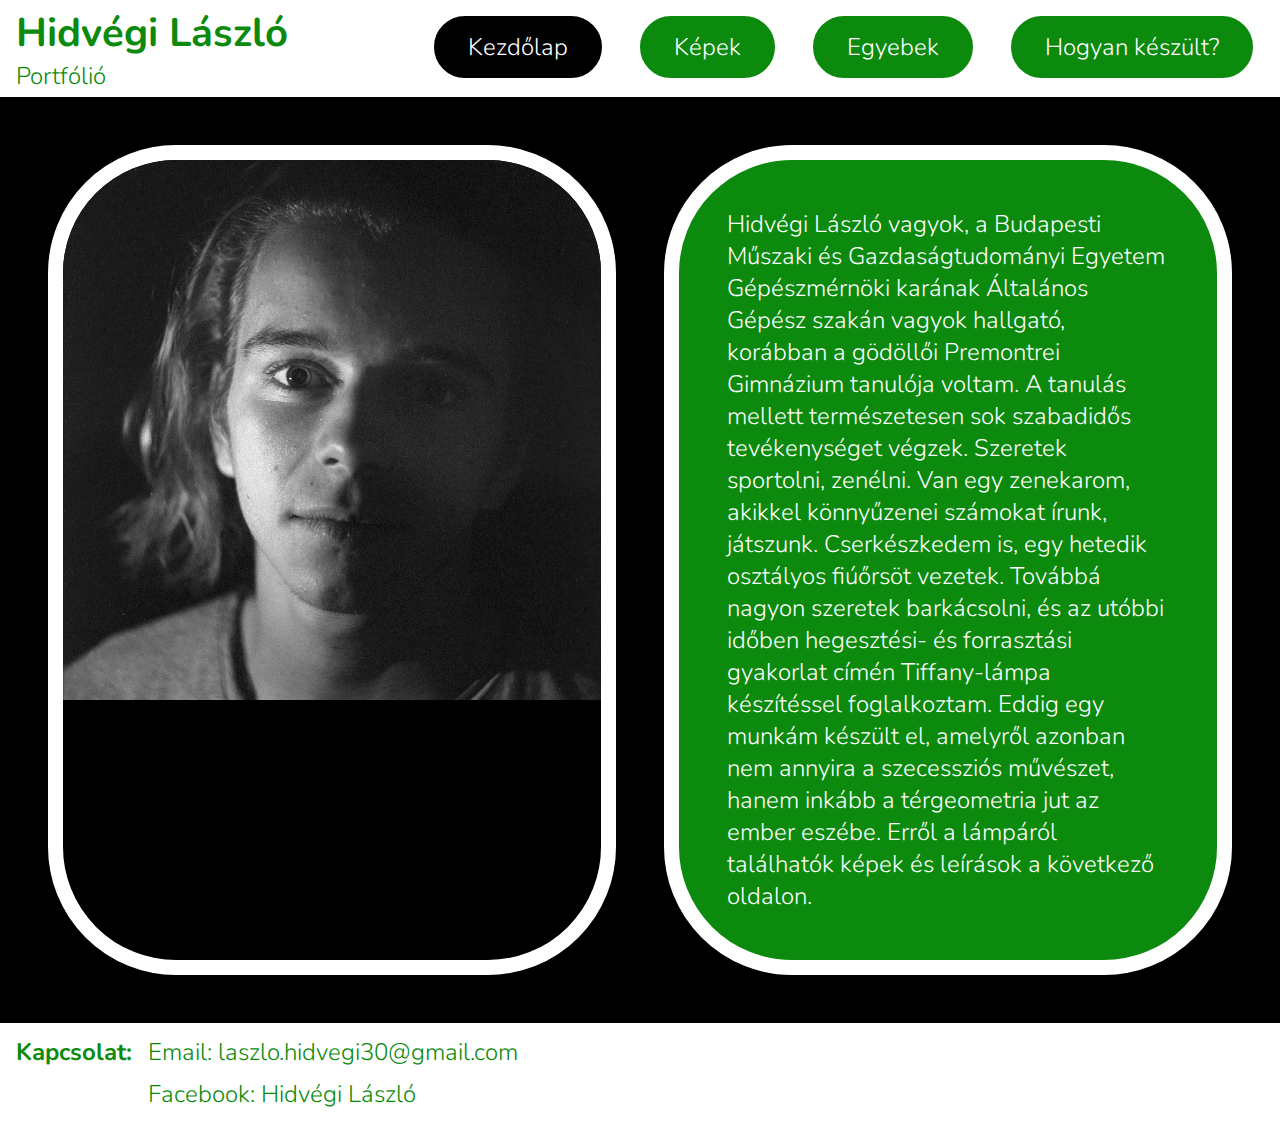
<file: index.html>
<!DOCTYPE html>
<html>
<head>
	<title>Hidvégi László - portfólió</title>
	<meta charset="utf-8">
	<meta name="viewport" content="width=device-width">
	<link rel="stylesheet" type="text/css" href="css/honlap.css">
	<link href="https://fonts.googleapis.com/css2?family=Nunito&display=swap" rel="stylesheet">
</head>
<body>

	<header>
		<div class="header_bal">
			<span class="nev">Hidvégi László</span>
			<span class="tema">Portfólió</span>
		</div>
		<div class="header_jobb">
			<a href="1.lap.html" class="gomb_eppen"><span>Kezdőlap</span></a>
			<a href="2.lap.html" class="menusav_gomb"><span>Képek</span></a>
			<a href="3.lap.html" class="menusav_gomb"><span>Egyebek</span></a>
			<a href="+1lap.html" class="menusav_gomb"><span>Hogyan készült?</span></a>
		</div>
	</header>

	<main>
		<div class="bemutatkozas">
			<div class="arckep">
				<img src="css/kepek/arckep.jpg" alt="Arckép">
			</div>
			<div class="szoveg">
				<p>
					Hidvégi László vagyok, a Budapesti Műszaki és Gazdaságtudományi Egyetem Gépészmérnöki karának Általános Gépész szakán vagyok hallgató, korábban a gödöllői Premontrei Gimnázium tanulója voltam. A tanulás mellett természetesen sok szabadidős tevékenységet végzek. Szeretek sportolni, zenélni. Van egy zenekarom, akikkel könnyűzenei számokat írunk, játszunk. Cserkészkedem is, egy hetedik osztályos fiúőrsöt vezetek. Továbbá nagyon szeretek barkácsolni, és az utóbbi időben hegesztési- és forrasztási gyakorlat címén <a href="https://hu.wikipedia.org/wiki/Tiffany-l%C3%A1mpa">Tiffany-lámpa</a> készítéssel foglalkoztam. Eddig egy munkám készült el, amelyről azonban nem annyira a szecessziós művészet, hanem inkább a térgeometria jut az ember eszébe. Erről a lámpáról találhatók képek és leírások a következő oldalon.
				</p>
			</div>
		</div>
	</main>

	<footer>
		<div class="kapcsolat">
			<span class="kapcs_cim">Kapcsolat:</span>
			<span class="email">Email: laszlo.hidvegi30@gmail.com</span>
			<span class="facebook">Facebook: <a href="https://www.facebook.com/hidvegi.lacko">Hidvégi László</a></span>
		</div>
	</footer>

</body>
</html>
</file>
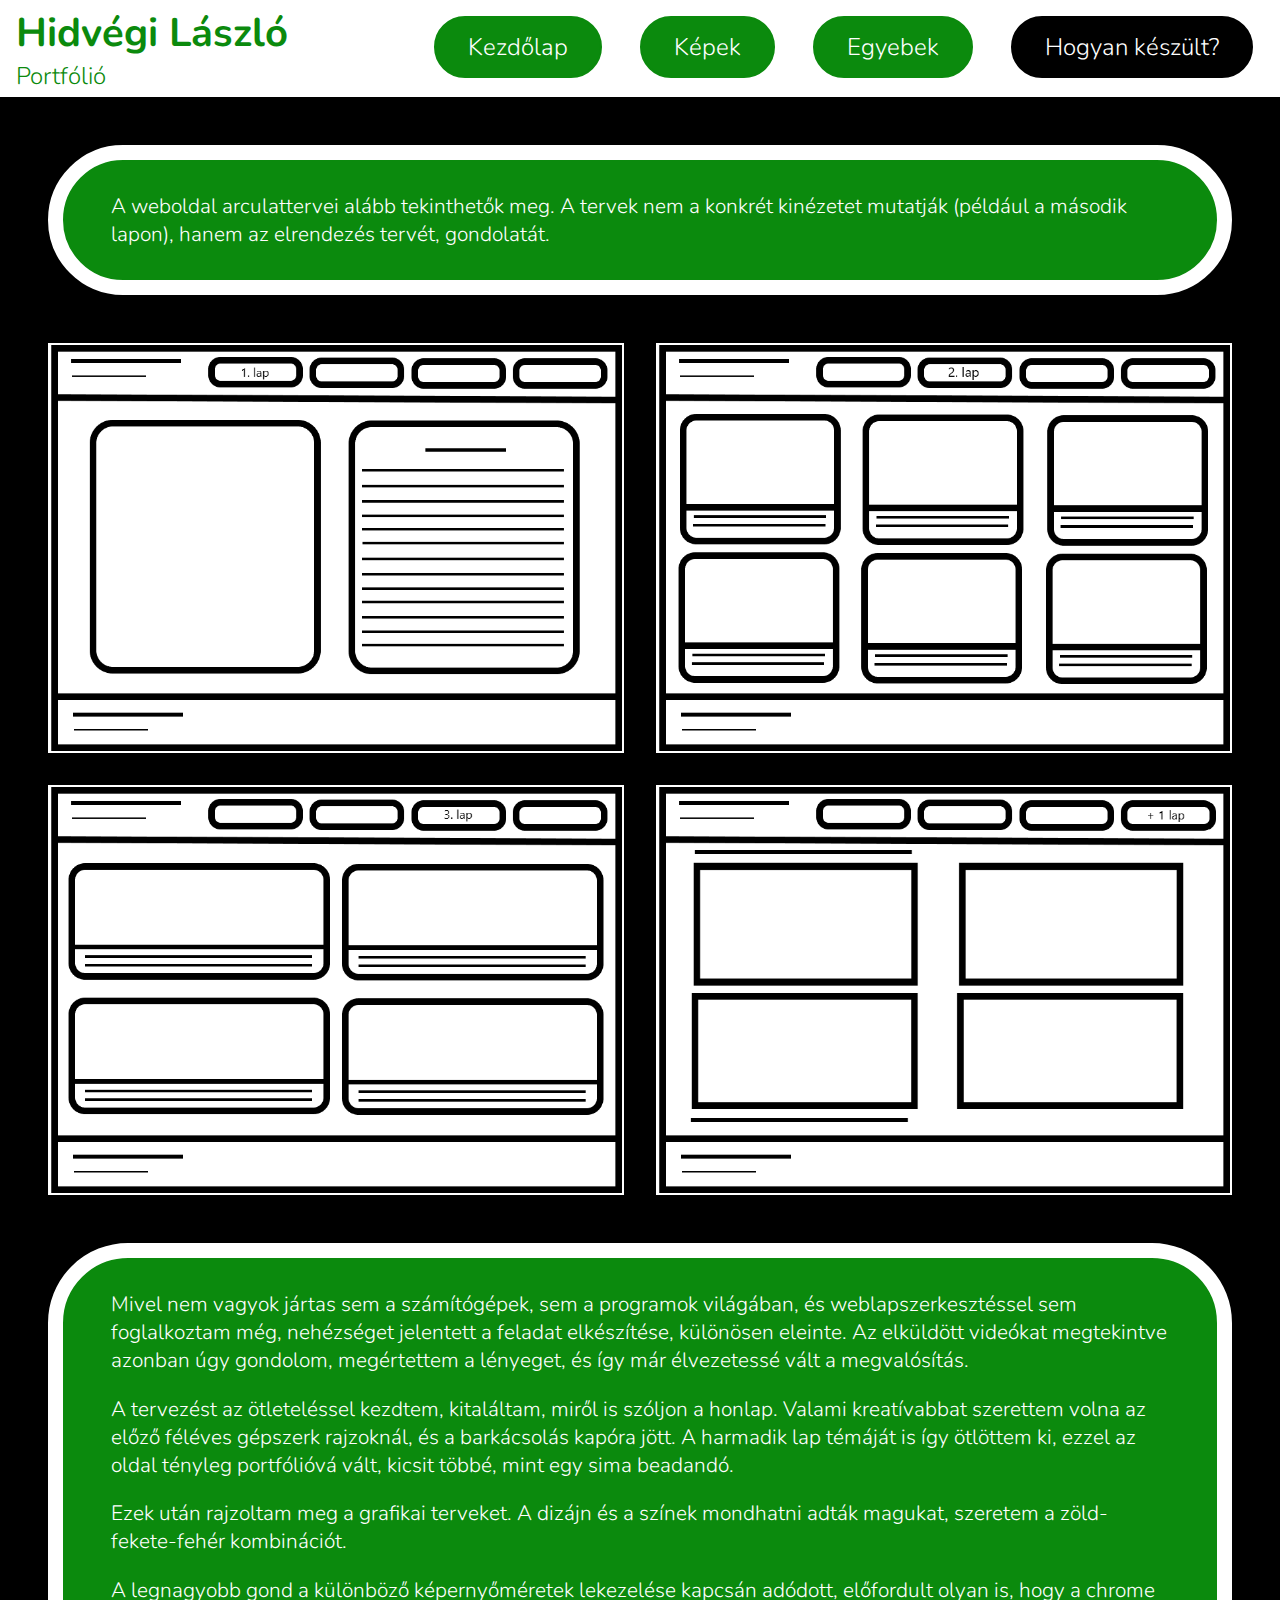
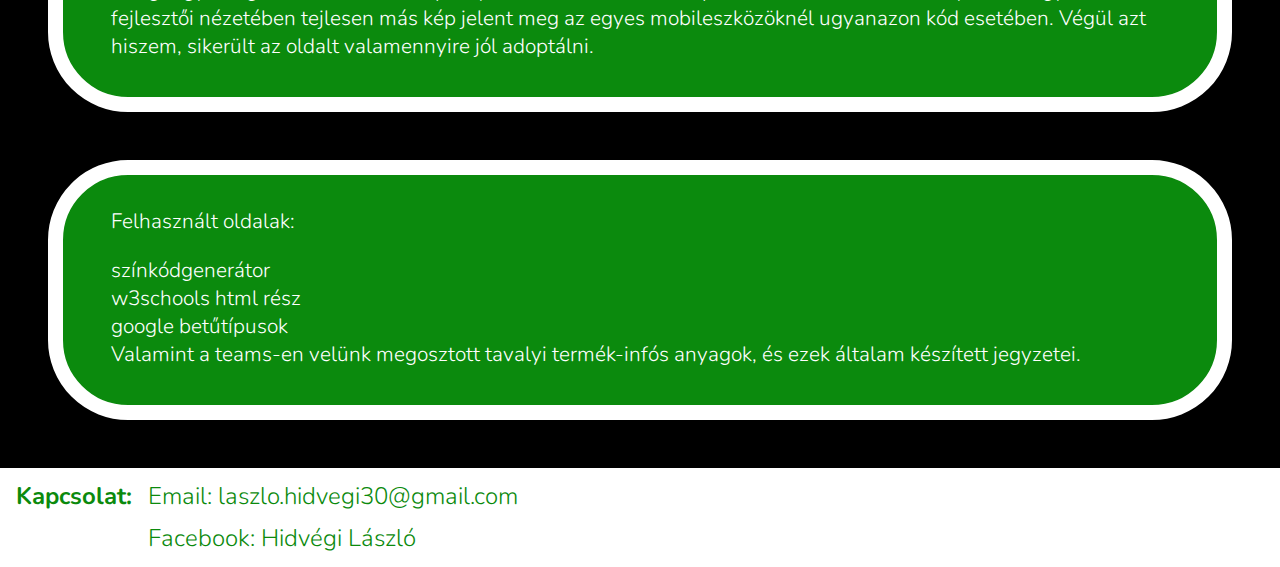
<file: 4.lap.html>
<!DOCTYPE html>
<html>
<head>
	<title>Hidvégi László - portfólió</title>
	<meta charset="utf-8">
	<meta name="viewport" content="width=device-width">
	<link rel="stylesheet" type="text/css" href="css/honlap.css">
	<link href="https://fonts.googleapis.com/css2?family=Nunito&display=swap" rel="stylesheet">
</head>
<body>

	<header>
		<div class="header_bal">
			<span class="nev">Hidvégi László</span>
			<span class="tema">Portfólió</span>
		</div>
		<div class="header_jobb">
			<a href="1.lap.html" class="menusav_gomb"><span>Kezdőlap</span></a>
			<a href="2.lap.html" class="menusav_gomb"><span>Képek</span></a>
			<a href="3.lap.html" class="menusav_gomb"><span>Egyebek</span></a>
			<a href="+1lap.html" class="gomb_eppen"><span>Hogyan készült?</span></a>
		</div>
	</header>

	<main>
		<div>
			<div class="elso_szoveg">
				<p>A weboldal arculattervei alább tekinthetők meg. A tervek nem a konkrét kinézetet mutatják (például a második lapon), hanem az elrendezés tervét, gondolatát.</p>
			</div>
			<div class="kepracs">
				<img src="css/kepek/1.lap.png">
				<img src="css/kepek/2.lap.png">
				<img src="css/kepek/3.lap.png">
				<img src="css/kepek/+1lap.png">
			</div>
			<div class="masodik_szoveg">
				<p>Mivel nem vagyok jártas sem a számítógépek, sem a programok világában, és weblapszerkesztéssel sem foglalkoztam még, nehézséget jelentett a feladat elkészítése, különösen eleinte. Az elküldött videókat megtekintve azonban úgy gondolom, megértettem a lényeget, és így már élvezetessé vált a megvalósítás.</p>
				<p>A tervezést az ötleteléssel kezdtem, kitaláltam, miről is szóljon a honlap. Valami kreatívabbat szerettem volna az előző féléves gépszerk rajzoknál, és a barkácsolás kapóra jött. A harmadik lap témáját is így ötlöttem ki, ezzel az oldal tényleg portfólióvá vált, kicsit többé, mint egy sima beadandó.</p>
				<p>Ezek után rajzoltam meg a grafikai terveket. A dizájn és a színek mondhatni adták magukat, szeretem a zöld-fekete-fehér kombinációt.</p>
				<p>A legnagyobb gond a különböző képernyőméretek lekezelése kapcsán adódott, előfordult olyan is, hogy a chrome fejlesztői nézetében tejlesen más kép jelent meg az egyes mobileszközöknél ugyanazon kód esetében. Végül azt hiszem, sikerült az oldalt valamennyire jól adoptálni.</p>
			</div>
			<div class="masodik_szoveg">
				<p>Felhasznált oldalak:</p>
				<a href="https://www.google.com/search?q=css+color+picker&oq=css&aqs=chrome.1.69i57j69i59j0l8.2084j0j7&sourceid=chrome&ie=UTF-8">színkódgenerátor</a>
				<a href="https://www.w3schools.com/html/">w3schools html rész</a>
				<a href="https://fonts.google.com/">google betűtípusok</a>
				<p>Valamint a teams-en velünk megosztott tavalyi termék-infós anyagok, és ezek általam készített jegyzetei.</p>
			</div>
		</div>
	</main>

	<footer>
		<div class="kapcsolat">
			<span class="kapcs_cim">Kapcsolat:</span>
			<span class="email">Email: laszlo.hidvegi30@gmail.com</span>
			<span class="facebook">Facebook: <a href="https://www.facebook.com/hidvegi.lacko">Hidvégi László</a></span>
		</div>
	</footer>

</body>
</html>
</file>
<file: css/honlap.css>
/*--eleje--*/
	body{
		font-size: 16px;
		font-family: 'Nunito', sans-serif;
		font-weight: 300;
		width: 100vw;
	}
	*, *::before, *::after{
		box-sizing: border-box;
		margin: 0;
		padding: 0;
	}
	img{
		max-width: 100%;
	}
	a{
		text-decoration: none;
		color: #000000;
	}
/*--eleje_end--*/

/*--elrendezes--*/
	body{
		display: grid;
		grid-template-areas: 
			"fejlec"
			"tartalom"
			"lablec";
		grid-template-rows: max-content 1fr max-content;
		min-height: 100vh;
	}
	header{
		grid-area: fejlec;
		background-color: white;
	}
	main{
		grid-area: tartalom;
		background-color: black;
	}
	footer{
		grid-area: lablec;
		background-color: white;
	}
/*--elrendezes_end--*/

/*--fejlec--*/
	header{
		text-align: right;
	}
	.header_jobb{
		font-size: 1.5rem;
		display: inline-block;
		margin-right: .7rem;
	}
	.menusav_gomb{
		text-align: center;
		border: 2px solid #0b8a0d;
		padding: .8rem 2rem .8rem 2rem;
		background-color: #0b8a0d;
		margin: 1rem;
		color: white;
		display: inline-block;
		border-radius: 2rem;
	}
	.gomb_eppen{
		background-color: #000000;
		text-align: center;
		border: 2px solid #000000;
		padding: .8rem 2rem .8rem 2rem;
		margin: 1rem;
		color: white;
		display: inline-block;
		border-radius: 2rem;
	}
	.menusav_gomb:hover, .gomb_eppen:hover{
		background-color: #415242;
		border-color: #415242;
	}
	.header_bal{
		text-align: left;
		color: #0b8a0d;
		float: left;
		display: grid;
		grid-template-areas: 
				"nev"
				"tema";
		grid-template-rows: max-content max-content;
	}
	.nev{
		margin-top: .35rem;
		margin-left: 1rem;
		font-size: 2.5rem;
		font-weight: 700;
		grid-area: nev;
	}
	.tema{
		font-size: 1.5rem;
		grid-area: tema;
		margin-left: 1rem;
		margin-bottom: .35rem;
	}
/*--fejlec_end--*/

/*--lablec--*/
	.kapcsolat{
		display: grid;
		grid-template-rows: max-content max-content;
		grid-template-columns: max-content max-content;
		grid-template-areas: 
			"cim email"
			". facebook";
		color: #0b8a0d;
		font-size: 1.5rem;
		text-align: left;
		float: left;
		margin-left: 1rem;
	}
	.kapcs_cim{
		grid-area: cim;
		margin: .8rem 1rem .6rem 0rem;
		font-weight: 700;
	}
	.email{
		grid-area: email;
		margin: .8rem 1rem 0rem 0rem;
	}
	.facebook{
		grid-area: facebook;
		margin: 0rem 1rem .8rem 0rem;
	}
	.facebook a{
		color: #0b8a0d;
	}
	.facebook a:hover{
		text-decoration: underline;
	}
/*--lablec_end--*/

/*--bemutatkozas--*/
	.bemutatkozas{
		display: grid;
		grid-template-columns: repeat(auto-fit, minmax(25rem, 1fr));
		grid-gap: 1rem;
		grid-auto-rows: 1fr;
		margin: 2rem;
	}
	.szoveg{
		color: white;
		border: 15px solid white;
		border-radius: 8rem;
		margin: 1rem;
		padding: 3rem;
		background-color: #0b8a0d;
		font-size: 1.5rem;

	}
	.szoveg a{
		color: white;
	}
	.szoveg a:hover{
		text-decoration: underline;
	}
	.arckep{
		border: 15px solid white;
		border-radius: 8rem;
		margin: 1rem;
		position: relative;
		overflow: hidden;
		max-width: 100%;
	}
/*--bemutatkozas_end--*/

/*--2,3.oldal_kepek--*/
	.bemutato_kepek{
		display: grid;
		grid-template-columns: repeat(auto-fit, minmax(20rem, 1fr));
		grid-gap: .4rem;
		grid-auto-rows: 1fr;
		margin: 2rem 1rem 2rem 1rem;
	}
	.kartya p{
		color: white;
		margin: 1rem 1.5rem 1.5rem 1.5rem;
		font-size: 1rem;
	}
	.kartya{
		display: inline-block;
		background-color: #0b8a0d;
		border: 10px solid white;
		border-radius: 5rem;
		margin: .3rem;
		max-width: 25rem;
		vertical-align: top;
		position: relative;
		overflow: hidden;
	}
	.kartya img{
		max-width: 25rem;
		display: block;
		margin: 0rem;
	}
	.bemutato_kepek_2{
		display: grid;
		grid-template-columns: repeat(auto-fit, minmax(35rem, 1fr));
		grid-gap: .4rem;
		grid-auto-rows: 1fr;
		margin: 2rem 1rem 2rem 1rem;
	}
	.kartya_2 p{
		color: white;
		margin: 2rem 3rem 3rem 3rem;
		font-size: 1.3rem;
	}
	.kartya_2{
		display: inline-block;
		background-color: #0b8a0d;
		border: 15px solid white;
		border-radius: 8rem;
		margin: .3rem;
		max-width: 50rem;
		vertical-align: top;
		position: relative;
		overflow: hidden;
	}
	.kartya_2 img{
		max-width: 50rem;
		display: block;
		margin: 0rem;
	}
	.kartya_2 a{
		color: white;
	}
	.kartya_2 a:hover{
		text-decoration: underline;
	}
/*--2,3.oldal_kepek_end--*/

/*--+1_lap--*/
	.kepracs{
		display: grid;
		grid-template-columns: repeat(auto-fit, minmax(30rem, 1fr));
		grid-gap: 2rem;
		grid-auto-rows: 1fr;
		margin: 3rem;
	}
	.elso_szoveg{
		color: white;
		background-color: #0b8a0d;
		border: 15px solid white;
		border-radius: 5rem;
		padding: 2rem 3rem 2rem 3rem;
		margin: 3rem 3rem 0rem 3rem;
		font-size: 1.3rem;

	}
	.masodik_szoveg{
		color: white;
		background-color: #0b8a0d;
		border: 15px solid white;
		border-radius: 5rem;
		padding: 2rem 3rem 1rem 3rem;
		margin: 0rem 3rem 3rem 3rem;
		font-size: 1.3rem;
	}
	.masodik_szoveg p{
		margin-bottom: 1.3rem;
	}
	.masodik_szoveg a{
		color: white;
		display: block;
	}
	.masodik_szoveg a:hover{
		text-decoration: underline;
	}
/*--+1_lap_end--*/
</file>
